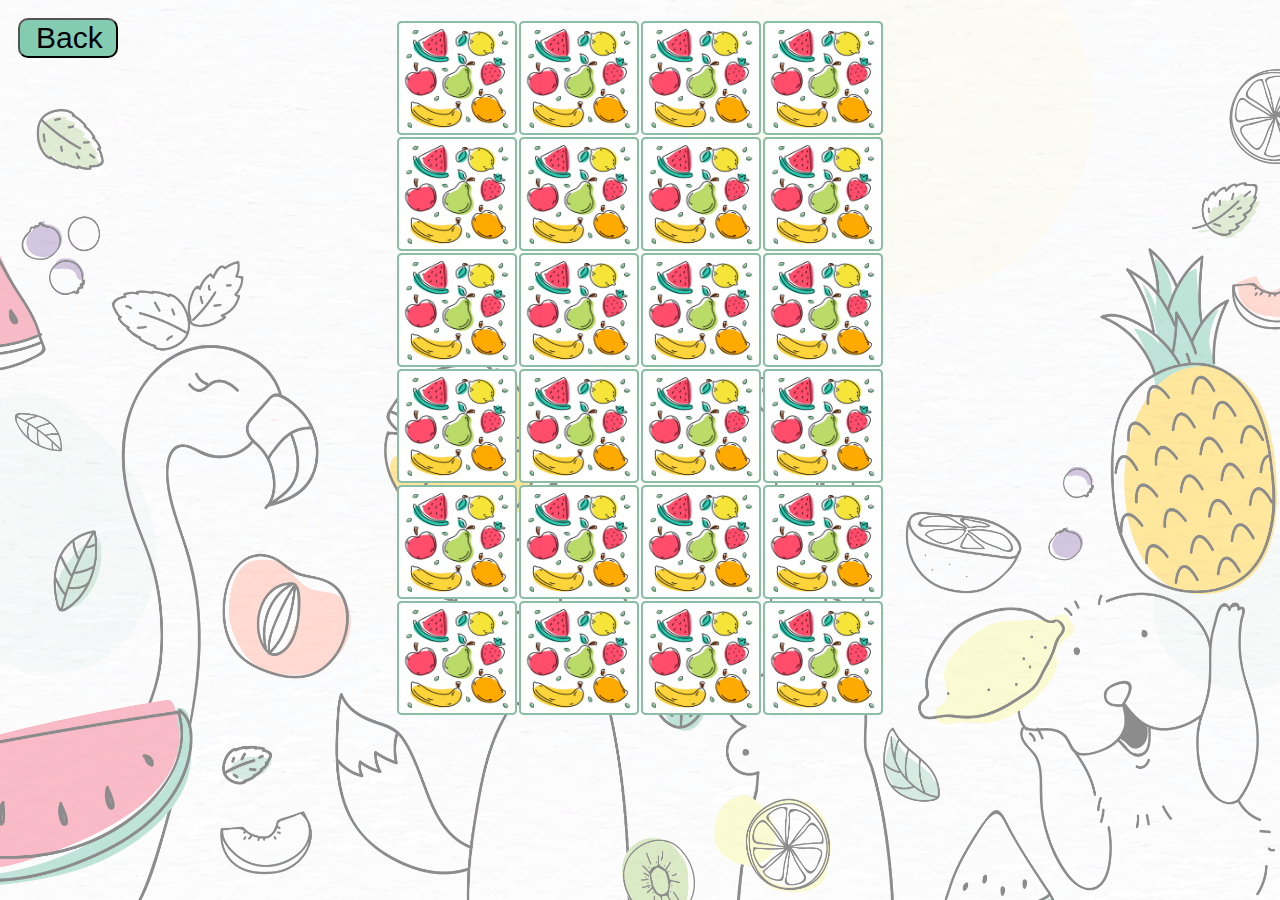
<file: game.html>
<!DOCTYPE html>
<html lang="en">
<head>
    <meta charset="UTF-8">
    <meta http-equiv="X-UA-Compatible" content="IE=edge">
    <meta name="viewport" content="width=device-width, initial-scale=1.0">
    <link rel="stylesheet" href="style-game.css">
    <title>Memory Game</title>
</head>
<body>
    
    <div>
        <button id="btnBack">
            <a href="index.html">Back</a>
        </button>
    </div>

    <div id="cardboard"></div>
    <script src="script.js"></script>



</body>
</html>
</file>
<file: style-game.css>
* {
  box-sizing: border-box;
}

body {
    height: 90vh;
    background-image: url(/img/game-background.png);
    background-size: 100vw 100vh;
}

#btnBack {
  border-radius: 10px;
  width: 100px;
  font-size: 30px;
  background-color: rgb(131, 204, 178);
}

#btnBack, a {
  margin: 10px;
  text-decoration: none;
  color: inherit;
}

#cardboard {
  width: 600px;
  height: 600px;
  margin: auto;
  display: flex;
  flex-wrap: wrap;
  align-content: center;
  justify-content: center;
}

.memory-card { 
  width: 20%;
  height: 19%;
  margin: 1px;
  transform-style: preserve-3d;
  transition: 0.5s;
  position: relative;
  backface-visibility: hidden;
}

.memory-card:active {
  transform: scale(0.97);
}

.memory-card.flip {
  transform: rotateY(180deg);
}

.front-card, .back-card {
  background: rgb(140, 190, 165);
  width: 100%;
  height: 100%;
  position: absolute;
  padding: 2px;
  border-radius: 5px;
}

.front-card {
  transform: rotateY(180deg)
}
</file>
